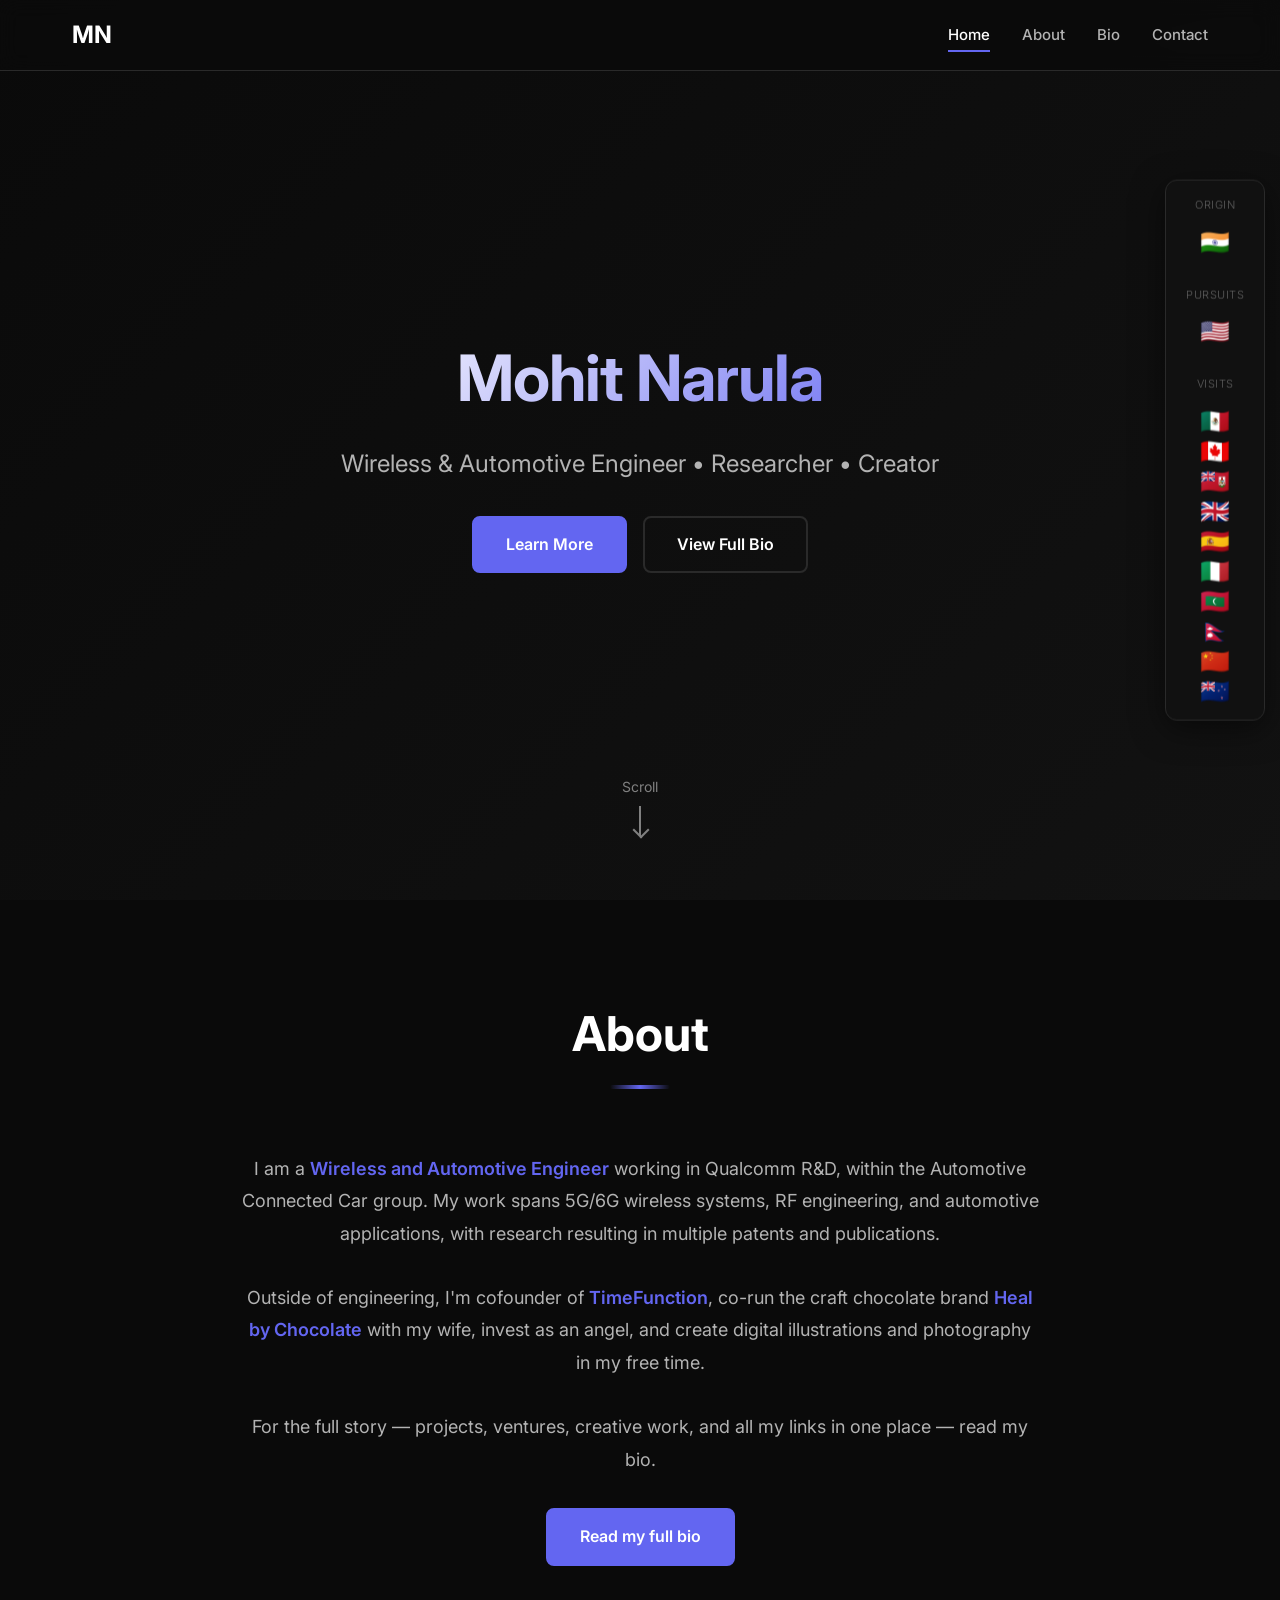
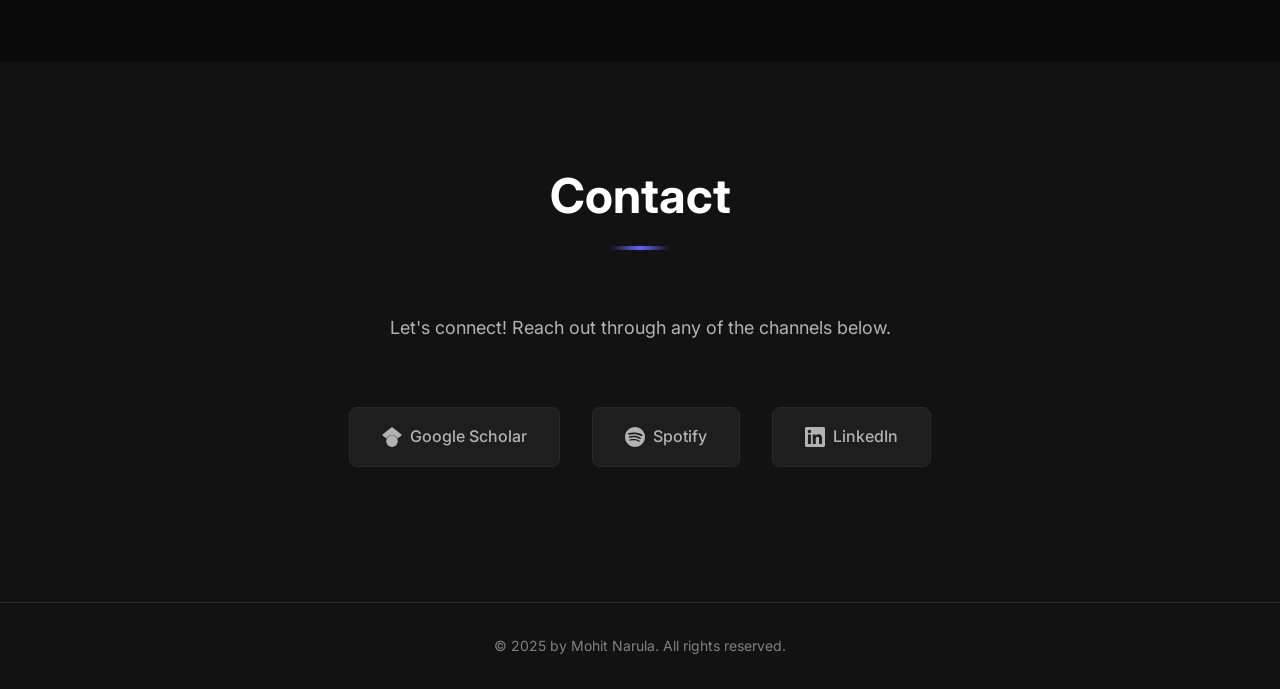
<file: index.html>
<!DOCTYPE html>
<html lang="en">
<head>
    <meta charset="UTF-8">
    <meta name="viewport" content="width=device-width, initial-scale=1.0">
    <meta name="description" content="Mohit Narula — Wireless & Automotive Engineer. Cofounder of TimeFunction (timefunction.com). Research, patents, and creative work.">
    <meta name="author" content="Mohit Narula">
    <title>Mohit Narula</title>
    <link rel="stylesheet" href="styles.css">
    <link rel="preconnect" href="https://fonts.googleapis.com">
    <link rel="preconnect" href="https://fonts.gstatic.com" crossorigin>
    <link href="https://fonts.googleapis.com/css2?family=Inter:wght@300;400;500;600;700&display=swap" rel="stylesheet">
</head>
<body>
    <!-- Navigation -->
    <nav class="navbar">
        <div class="nav-container">
            <div class="nav-logo">
                <a href="#home">MN</a>
            </div>
            <ul class="nav-menu">
                <li><a href="#home" class="nav-link active">Home</a></li>
                <li><a href="#about" class="nav-link">About</a></li>
                <li><a href="bio.html" class="nav-link">Bio</a></li>
                <li><a href="#contact" class="nav-link">Contact</a></li>
            </ul>
            <button class="mobile-menu-toggle" aria-label="Toggle menu">
                <span></span>
                <span></span>
                <span></span>
            </button>
        </div>
    </nav>

    <!-- Hero Section -->
    <section id="home" class="hero">
        <div class="hero-content">
            <h1 class="hero-title">Mohit Narula</h1>
            <p class="hero-subtitle">Wireless & Automotive Engineer • Researcher • Creator</p>
            <div class="hero-buttons">
                <a href="#about" class="btn btn-primary">Learn More</a>
                <a href="bio.html" class="btn btn-secondary">View Full Bio</a>
            </div>
        </div>
        <div class="scroll-indicator">
            <span>Scroll</span>
            <div class="scroll-arrow"></div>
        </div>
    </section>

    <!-- About Section -->
    <section id="about" class="section">
        <div class="container">
            <h2 class="section-title">About</h2>
            <div class="about-content">
            <div class="about-text">
                <p>
                    I am a <strong>Wireless and Automotive Engineer</strong> working in Qualcomm R&amp;D, within the
                    Automotive Connected Car group. My work spans 5G/6G wireless systems, RF engineering, and automotive
                    applications, with research resulting in multiple patents and publications.
                </p>
                <p>
                    Outside of engineering, I'm cofounder of <strong>TimeFunction</strong>, co-run the craft chocolate
                    brand <strong>Heal by Chocolate</strong> with my wife, invest as an angel, and create digital
                    illustrations and photography in my free time.
                </p>
                <p>
                    For the full story — projects, ventures, creative work, and all my links in one place — read my bio.
                </p>
            </div>
            <div class="hero-buttons">
                <a href="bio.html" class="btn btn-primary">Read my full bio</a>
            </div>
            </div>
        </div>
    </section>

    <!-- Contact Section -->
    <section id="contact" class="section section-alt">
        <div class="container">
            <h2 class="section-title">Contact</h2>
            <div class="contact-content">
                <p class="contact-description">
                    Let's connect! Reach out through any of the channels below.
                </p>
                <div class="social-links">
                    <a href="https://scholar.google.com/citations?user=XxkE6-EAAAAJ&hl=en" target="_blank" rel="noopener noreferrer" class="social-link scholar-link-main" aria-label="Google Scholar">
                        <svg viewBox="0 0 24 24" fill="currentColor">
                            <path d="M5.242 13.769L0 9.5 12 0l12 9.5-5.242 4.269C17.548 11.249 14.978 9.5 12 9.5c-2.977 0-5.548 1.748-6.758 4.269zM12 10a7 7 0 1 0 0 14 7 7 0 0 0 0-14z"/>
                        </svg>
                        <span>Google Scholar</span>
                    </a>
                    <a href="https://open.spotify.com" target="_blank" rel="noopener noreferrer" class="social-link" aria-label="Spotify">
                        <svg viewBox="0 0 24 24" fill="currentColor">
                            <path d="M12 0C5.4 0 0 5.4 0 12s5.4 12 12 12 12-5.4 12-12S18.66 0 12 0zm5.521 17.34c-.24.359-.66.48-1.021.24-2.82-1.74-6.36-2.101-10.561-1.141-.418.122-.84-.179-.84-.66 0-.359.24-.66.54-.779 4.56-1.021 8.52-.6 11.64 1.32.42.18.479.659.24 1.02zm1.44-3.3c-.301.42-.841.6-1.262.3-3.239-1.98-8.159-2.58-11.939-1.38-.479.12-1.02-.12-1.14-.6-.12-.48.12-1.021.6-1.141C9.6 9.9 15 10.561 18.72 12.84c.361.181.54.78.241 1.2zm.12-3.36C15.24 8.4 8.82 8.16 5.16 9.301c-.6.179-1.2-.181-1.38-.721-.18-.601.18-1.2.72-1.381 4.26-1.26 11.28-1.02 15.721 1.621.539.3.719 1.02.42 1.56-.299.421-1.02.599-1.559.3z"/>
                        </svg>
                        <span>Spotify</span>
                    </a>
                    <a href="https://www.linkedin.com/in/mohitnarula" target="_blank" rel="noopener noreferrer" class="social-link" aria-label="LinkedIn">
                        <svg viewBox="0 0 24 24" fill="currentColor">
                            <path d="M20.447 20.452h-3.554v-5.569c0-1.328-.027-3.037-1.852-3.037-1.853 0-2.136 1.445-2.136 2.939v5.667H9.351V9h3.414v1.561h.046c.477-.9 1.637-1.85 3.37-1.85 3.601 0 4.267 2.37 4.267 5.455v6.286zM5.337 7.433c-1.144 0-2.063-.926-2.063-2.065 0-1.138.92-2.063 2.063-2.063 1.14 0 2.064.925 2.064 2.063 0 1.139-.925 2.065-2.064 2.065zm1.782 13.019H3.555V9h3.564v11.452zM22.225 0H1.771C.792 0 0 .774 0 1.729v20.542C0 23.227.792 24 1.771 24h20.451C23.2 24 24 23.227 24 22.271V1.729C24 .774 23.2 0 22.222 0h.003z"/>
                        </svg>
                        <span>LinkedIn</span>
                    </a>
                </div>
            </div>
        </div>
    </section>

    <!-- Footer -->
    <footer class="footer">
        <div class="container">
            <p>&copy; 2025 by Mohit Narula. All rights reserved.</p>
        </div>
    </footer>

    <!-- Flags Sidebar -->
    <aside class="flags-sidebar">
        <div class="flags-section">
            <div class="flags-label">Origin</div>
            <div class="flags-group">
                <span class="flag-icon" title="India">🇮🇳</span>
            </div>
        </div>
        <div class="flags-section">
            <div class="flags-label">Pursuits</div>
            <div class="flags-group">
                <span class="flag-icon" title="United States">🇺🇸</span>
            </div>
        </div>
        <div class="flags-section">
            <div class="flags-label">Visits</div>
            <div class="flags-group">
                <span class="flag-icon" title="Mexico">🇲🇽</span>
                <span class="flag-icon" title="Canada">🇨🇦</span>
                <span class="flag-icon" title="Bermuda">🇧🇲</span>
                <span class="flag-icon" title="United Kingdom">🇬🇧</span>
                <span class="flag-icon" title="Spain">🇪🇸</span>
                <span class="flag-icon" title="Italy">🇮🇹</span>
                <span class="flag-icon" title="Maldives">🇲🇻</span>
                <span class="flag-icon" title="Nepal">🇳🇵</span>
                <span class="flag-icon" title="China">🇨🇳</span>
                <span class="flag-icon" title="New Zealand">🇳🇿</span>
            </div>
        </div>
    </aside>

    <script src="script.js"></script>
</body>
</html>
</file>
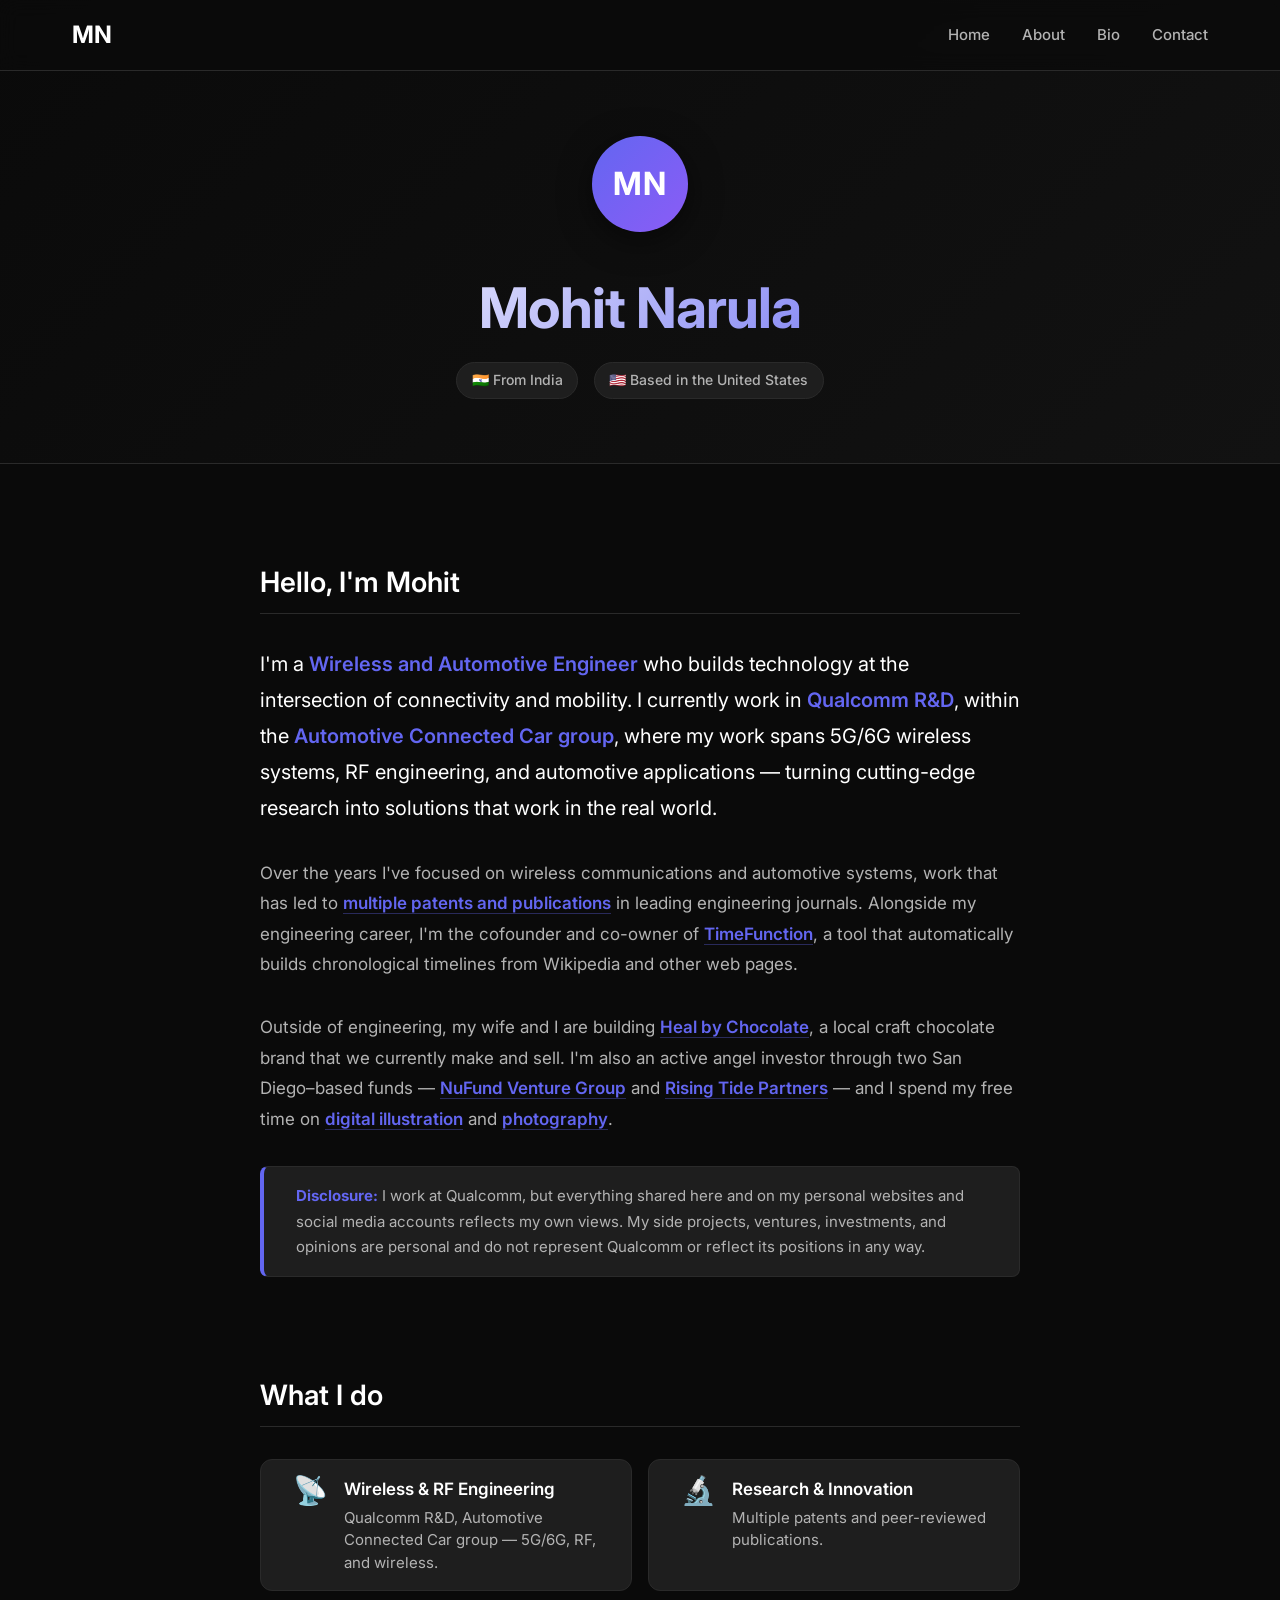
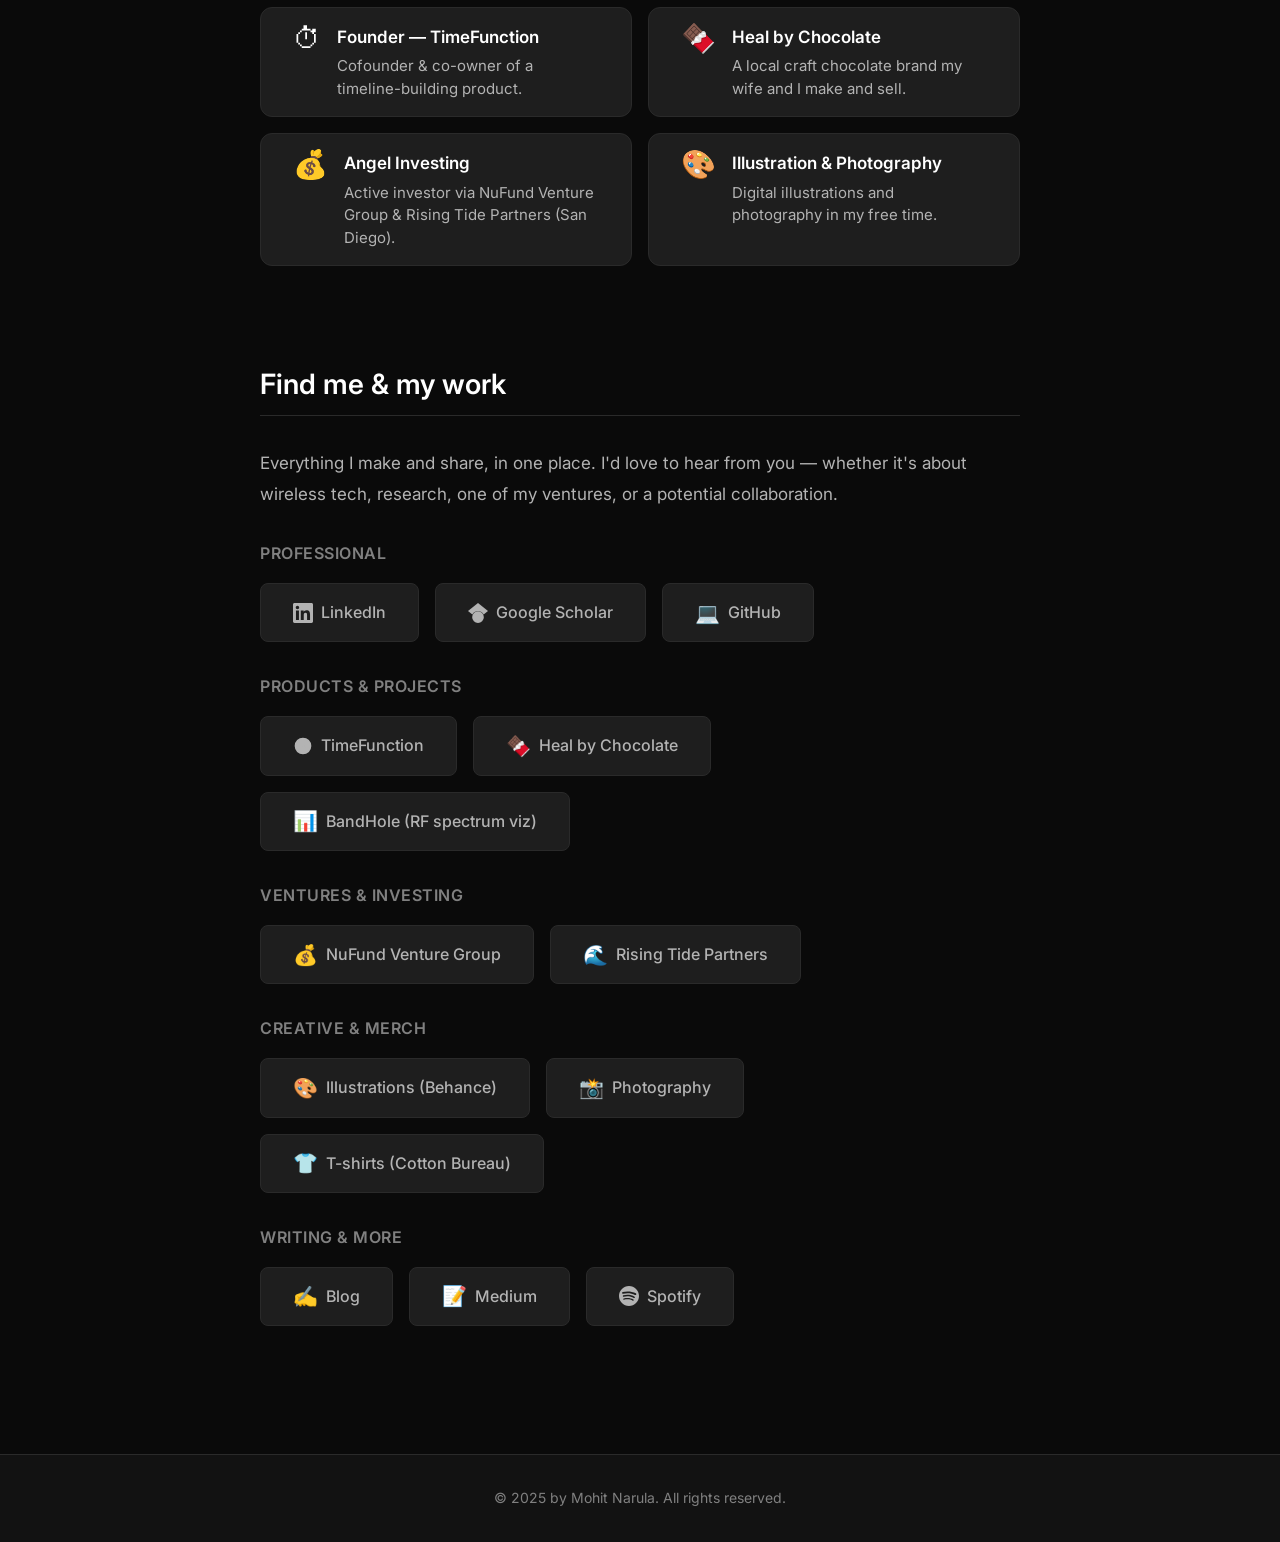
<file: bio.html>
<!DOCTYPE html>
<html lang="en">
<head>
    <meta charset="UTF-8">
    <meta name="viewport" content="width=device-width, initial-scale=1.0">
    <meta name="description" content="A quick introduction to Mohit Narula — Wireless & Automotive Engineer, researcher with multiple patents and publications, and cofounder of TimeFunction.">
    <meta name="author" content="Mohit Narula">
    <title>Mohit Narula — Quick Bio</title>

    <!-- Open Graph / social sharing (LinkedIn, Facebook, etc.) -->
    <meta property="og:type" content="profile">
    <meta property="og:title" content="Mohit Narula — Quick Bio">
    <meta property="og:description" content="Wireless & Automotive Engineer, researcher with multiple patents and publications, and cofounder of TimeFunction.">
    <meta property="og:url" content="https://mohitnarula.com/bio.html">
    <meta property="profile:first_name" content="Mohit">
    <meta property="profile:last_name" content="Narula">

    <!-- Twitter / X card -->
    <meta name="twitter:card" content="summary">
    <meta name="twitter:title" content="Mohit Narula — Quick Bio">
    <meta name="twitter:description" content="Wireless & Automotive Engineer, researcher with multiple patents and publications, and cofounder of TimeFunction.">

    <link rel="stylesheet" href="styles.css">
    <link rel="preconnect" href="https://fonts.googleapis.com">
    <link rel="preconnect" href="https://fonts.gstatic.com" crossorigin>
    <link href="https://fonts.googleapis.com/css2?family=Inter:wght@300;400;500;600;700&display=swap" rel="stylesheet">
</head>
<body>
    <!-- Navigation -->
    <nav class="navbar">
        <div class="nav-container">
            <div class="nav-logo">
                <a href="index.html">MN</a>
            </div>
            <ul class="nav-menu">
                <li><a href="index.html" class="nav-link">Home</a></li>
                <li><a href="index.html#about" class="nav-link">About</a></li>
                <li><a href="bio.html" class="nav-link active">Bio</a></li>
                <li><a href="index.html#contact" class="nav-link">Contact</a></li>
            </ul>
            <button class="mobile-menu-toggle" aria-label="Toggle menu">
                <span></span>
                <span></span>
                <span></span>
            </button>
        </div>
    </nav>

    <!-- Bio Hero -->
    <header class="bio-hero">
        <div class="bio-hero-inner">
            <div class="bio-avatar" aria-hidden="true">MN</div>
            <h1 class="bio-name">Mohit Narula</h1>
            <div class="bio-locations">
                <span class="bio-location">🇮🇳 From India</span>
                <span class="bio-location">🇺🇸 Based in the United States</span>
            </div>
        </div>
    </header>

    <!-- Bio Body -->
    <main class="section bio-section">
        <div class="bio-container">
            <!-- Intro -->
            <section class="bio-block">
                <h2 class="bio-heading">Hello, I'm Mohit</h2>
                <p class="bio-lead">
                    I'm a <strong>Wireless and Automotive Engineer</strong> who builds technology at the intersection
                    of connectivity and mobility. I currently work in
                    <strong>Qualcomm R&amp;D</strong>, within the
                    <strong>Automotive Connected Car group</strong>, where my work spans 5G/6G wireless systems,
                    RF engineering, and automotive applications — turning cutting-edge research into solutions that
                    work in the real world.
                </p>
                <p class="bio-text">
                    Over the years I've focused on wireless communications and automotive systems, work that has led to
                    <a href="https://scholar.google.com/citations?user=XxkE6-EAAAAJ&hl=en" target="_blank" rel="noopener noreferrer">multiple patents and publications</a>
                    in leading engineering journals.
                    Alongside my engineering career, I'm the cofounder and co-owner of
                    <a href="https://www.timefunction.com/" target="_blank" rel="noopener noreferrer">TimeFunction</a>,
                    a tool that automatically builds chronological timelines from Wikipedia and other web pages.
                </p>
                <p class="bio-text">
                    Outside of engineering, my wife and I are building
                    <a href="https://www.healbychocolate.com/" target="_blank" rel="noopener noreferrer">Heal by Chocolate</a>, a local
                    craft chocolate brand that we currently make and sell. I'm also an active angel investor
                    through two San Diego&ndash;based funds —
                    <a href="https://nufund.com/" target="_blank" rel="noopener noreferrer">NuFund Venture Group</a> and
                    <a href="https://risingtidepartners.co/" target="_blank" rel="noopener noreferrer">Rising Tide Partners</a> —
                    and I spend my free time on
                    <a href="https://www.behance.net/mohitnarula?locale=en_US" target="_blank" rel="noopener noreferrer">digital illustration</a>
                    and <a href="https://express.adobe.com/page/doS4WWP8v38uV/" target="_blank" rel="noopener noreferrer">photography</a>.
                </p>
                <div class="bio-disclosure">
                    <strong>Disclosure:</strong> I work at Qualcomm, but everything shared here and on my personal
                    websites and social media accounts reflects my own views. My side projects, ventures, investments,
                    and opinions are personal and do not represent Qualcomm or reflect its positions in any way.
                </div>
            </section>

            <!-- What I do -->
            <section class="bio-block">
                <h2 class="bio-heading">What I do</h2>
                <div class="bio-facts">
                    <div class="bio-fact">
                        <div class="bio-fact-icon">📡</div>
                        <div>
                            <h3>Wireless &amp; RF Engineering</h3>
                            <p>Qualcomm R&amp;D, Automotive Connected Car group — 5G/6G, RF, and wireless.</p>
                        </div>
                    </div>
                    <a href="https://scholar.google.com/citations?user=XxkE6-EAAAAJ&hl=en" target="_blank" rel="noopener noreferrer" class="bio-fact">
                        <div class="bio-fact-icon">🔬</div>
                        <div>
                            <h3>Research &amp; Innovation</h3>
                            <p>Multiple patents and peer-reviewed publications.</p>
                        </div>
                    </a>
                    <a href="https://www.timefunction.com/" target="_blank" rel="noopener noreferrer" class="bio-fact">
                        <div class="bio-fact-icon">⏱</div>
                        <div>
                            <h3>Founder — TimeFunction</h3>
                            <p>Cofounder &amp; co-owner of a timeline-building product.</p>
                        </div>
                    </a>
                    <a href="https://www.healbychocolate.com/" target="_blank" rel="noopener noreferrer" class="bio-fact">
                        <div class="bio-fact-icon">🍫</div>
                        <div>
                            <h3>Heal by Chocolate</h3>
                            <p>A local craft chocolate brand my wife and I make and sell.</p>
                        </div>
                    </a>
                    <a href="https://nufund.com/" target="_blank" rel="noopener noreferrer" class="bio-fact">
                        <div class="bio-fact-icon">💰</div>
                        <div>
                            <h3>Angel Investing</h3>
                            <p>Active investor via NuFund Venture Group &amp; Rising Tide Partners (San Diego).</p>
                        </div>
                    </a>
                    <a href="https://www.behance.net/mohitnarula?locale=en_US" target="_blank" rel="noopener noreferrer" class="bio-fact">
                        <div class="bio-fact-icon">🎨</div>
                        <div>
                            <h3>Illustration &amp; Photography</h3>
                            <p>Digital illustrations and photography in my free time.</p>
                        </div>
                    </a>
                </div>
            </section>

            <!-- Connect -->
            <section class="bio-block">
                <h2 class="bio-heading">Find me &amp; my work</h2>
                <p class="bio-text">
                    Everything I make and share, in one place. I'd love to hear from you — whether it's about
                    wireless tech, research, one of my ventures, or a potential collaboration.
                </p>

                <h3 class="bio-subheading">Professional</h3>
                <div class="bio-links">
                    <a href="https://www.linkedin.com/in/mohitnarula" target="_blank" rel="noopener noreferrer" class="social-link" aria-label="LinkedIn">
                        <svg viewBox="0 0 24 24" fill="currentColor">
                            <path d="M20.447 20.452h-3.554v-5.569c0-1.328-.027-3.037-1.852-3.037-1.853 0-2.136 1.445-2.136 2.939v5.667H9.351V9h3.414v1.561h.046c.477-.9 1.637-1.85 3.37-1.85 3.601 0 4.267 2.37 4.267 5.455v6.286zM5.337 7.433c-1.144 0-2.063-.926-2.063-2.065 0-1.138.92-2.063 2.063-2.063 1.14 0 2.064.925 2.064 2.063 0 1.139-.925 2.065-2.064 2.065zm1.782 13.019H3.555V9h3.564v11.452zM22.225 0H1.771C.792 0 0 .774 0 1.729v20.542C0 23.227.792 24 1.771 24h20.451C23.2 24 24 23.227 24 22.271V1.729C24 .774 23.2 0 22.222 0h.003z"/>
                        </svg>
                        <span>LinkedIn</span>
                    </a>
                    <a href="https://scholar.google.com/citations?user=XxkE6-EAAAAJ&hl=en" target="_blank" rel="noopener noreferrer" class="social-link scholar-link-main" aria-label="Google Scholar">
                        <svg viewBox="0 0 24 24" fill="currentColor">
                            <path d="M5.242 13.769L0 9.5 12 0l12 9.5-5.242 4.269C17.548 11.249 14.978 9.5 12 9.5c-2.977 0-5.548 1.748-6.758 4.269zM12 10a7 7 0 1 0 0 14 7 7 0 0 0 0-14z"/>
                        </svg>
                        <span>Google Scholar</span>
                    </a>
                    <a href="https://github.com/monarula" target="_blank" rel="noopener noreferrer" class="social-link" aria-label="GitHub">
                        <span class="social-link-emoji" aria-hidden="true">💻</span>
                        <span>GitHub</span>
                    </a>
                </div>

                <h3 class="bio-subheading">Products &amp; projects</h3>
                <div class="bio-links">
                    <a href="https://www.timefunction.com/" target="_blank" rel="noopener noreferrer" class="social-link" aria-label="TimeFunction">
                        <svg viewBox="0 0 24 24" fill="none" stroke="currentColor" stroke-width="2" stroke-linecap="round" stroke-linejoin="round">
                            <circle cx="12" cy="12" r="9"/>
                            <path d="M12 7v5l3 3"/>
                        </svg>
                        <span>TimeFunction</span>
                    </a>
                    <a href="https://www.healbychocolate.com/" target="_blank" rel="noopener noreferrer" class="social-link" aria-label="Heal by Chocolate">
                        <span class="social-link-emoji" aria-hidden="true">🍫</span>
                        <span>Heal by Chocolate</span>
                    </a>
                    <a href="https://monarula.github.io/bandhole/" target="_blank" rel="noopener noreferrer" class="social-link" aria-label="BandHole">
                        <span class="social-link-emoji" aria-hidden="true">📊</span>
                        <span>BandHole (RF spectrum viz)</span>
                    </a>
                </div>

                <h3 class="bio-subheading">Ventures &amp; investing</h3>
                <div class="bio-links">
                    <a href="https://nufund.com/" target="_blank" rel="noopener noreferrer" class="social-link" aria-label="NuFund Venture Group">
                        <span class="social-link-emoji" aria-hidden="true">💰</span>
                        <span>NuFund Venture Group</span>
                    </a>
                    <a href="https://risingtidepartners.co/" target="_blank" rel="noopener noreferrer" class="social-link" aria-label="Rising Tide Partners">
                        <span class="social-link-emoji" aria-hidden="true">🌊</span>
                        <span>Rising Tide Partners</span>
                    </a>
                </div>

                <h3 class="bio-subheading">Creative &amp; merch</h3>
                <div class="bio-links">
                    <a href="https://www.behance.net/mohitnarula?locale=en_US" target="_blank" rel="noopener noreferrer" class="social-link" aria-label="Behance illustrations">
                        <span class="social-link-emoji" aria-hidden="true">🎨</span>
                        <span>Illustrations (Behance)</span>
                    </a>
                    <a href="https://express.adobe.com/page/doS4WWP8v38uV/" target="_blank" rel="noopener noreferrer" class="social-link" aria-label="Photography portfolio">
                        <span class="social-link-emoji" aria-hidden="true">📸</span>
                        <span>Photography</span>
                    </a>
                    <a href="https://cottonbureau.com/people/mohit-narula" target="_blank" rel="noopener noreferrer" class="social-link" aria-label="Cotton Bureau merch">
                        <span class="social-link-emoji" aria-hidden="true">👕</span>
                        <span>T-shirts (Cotton Bureau)</span>
                    </a>
                </div>

                <h3 class="bio-subheading">Writing &amp; more</h3>
                <div class="bio-links">
                    <a href="https://mohitnarula.blogspot.com/" target="_blank" rel="noopener noreferrer" class="social-link" aria-label="Blog">
                        <span class="social-link-emoji" aria-hidden="true">✍️</span>
                        <span>Blog</span>
                    </a>
                    <a href="https://medium.com/@mohit.narula86" target="_blank" rel="noopener noreferrer" class="social-link" aria-label="Medium">
                        <span class="social-link-emoji" aria-hidden="true">📝</span>
                        <span>Medium</span>
                    </a>
                    <a href="https://open.spotify.com" target="_blank" rel="noopener noreferrer" class="social-link" aria-label="Spotify">
                        <svg viewBox="0 0 24 24" fill="currentColor">
                            <path d="M12 0C5.4 0 0 5.4 0 12s5.4 12 12 12 12-5.4 12-12S18.66 0 12 0zm5.521 17.34c-.24.359-.66.48-1.021.24-2.82-1.74-6.36-2.101-10.561-1.141-.418.122-.84-.179-.84-.66 0-.359.24-.66.54-.779 4.56-1.021 8.52-.6 11.64 1.32.42.18.479.659.24 1.02zm1.44-3.3c-.301.42-.841.6-1.262.3-3.239-1.98-8.159-2.58-11.939-1.38-.479.12-1.02-.12-1.14-.6-.12-.48.12-1.021.6-1.141C9.6 9.9 15 10.561 18.72 12.84c.361.181.54.78.241 1.2zm.12-3.36C15.24 8.4 8.82 8.16 5.16 9.301c-.6.179-1.2-.181-1.38-.721-.18-.601.18-1.2.72-1.381 4.26-1.26 11.28-1.02 15.721 1.621.539.3.719 1.02.42 1.56-.299.421-1.02.599-1.559.3z"/>
                        </svg>
                        <span>Spotify</span>
                    </a>
                </div>
            </section>
        </div>
    </main>

    <!-- Footer -->
    <footer class="footer">
        <div class="container">
            <p>&copy; 2025 by Mohit Narula. All rights reserved.</p>
        </div>
    </footer>

    <script src="script.js"></script>
</body>
</html>
</file>
<file: styles.css>
/* ============================================
   Dark Mode Professional Website Styles
   Author: Mohit Narula
   ============================================ */

:root {
    /* Dark Theme Colors */
    --bg-primary: #0a0a0a;
    --bg-secondary: #121212;
    --bg-tertiary: #1a1a1a;
    --bg-card: #1e1e1e;
    
    /* Text Colors */
    --text-primary: #ffffff;
    --text-secondary: #b3b3b3;
    --text-muted: #808080;
    
    /* Accent Colors */
    --accent-primary: #6366f1;
    --accent-secondary: #8b5cf6;
    --accent-hover: #818cf8;
    
    /* Border & Divider */
    --border-color: #2a2a2a;
    --divider: #333333;
    
    /* Shadows */
    --shadow-sm: 0 2px 8px rgba(0, 0, 0, 0.3);
    --shadow-md: 0 4px 16px rgba(0, 0, 0, 0.4);
    --shadow-lg: 0 8px 32px rgba(0, 0, 0, 0.5);
    
    /* Spacing */
    --spacing-xs: 0.5rem;
    --spacing-sm: 1rem;
    --spacing-md: 2rem;
    --spacing-lg: 4rem;
    --spacing-xl: 6rem;
    
    /* Transitions */
    --transition-fast: 0.2s ease;
    --transition-normal: 0.3s ease;
    --transition-slow: 0.5s ease;
}

/* ============================================
   Reset & Base Styles
   ============================================ */

* {
    margin: 0;
    padding: 0;
    box-sizing: border-box;
}

html {
    scroll-behavior: smooth;
}

body {
    font-family: 'Inter', -apple-system, BlinkMacSystemFont, 'Segoe UI', 'Roboto', 'Oxygen', 'Ubuntu', 'Cantarell', sans-serif;
    background-color: var(--bg-primary);
    color: var(--text-primary);
    line-height: 1.6;
    overflow-x: hidden;
    position: relative;
    -webkit-font-smoothing: antialiased;
    -moz-osx-font-smoothing: grayscale;
}

/* Touch-friendly tap targets */
a, button {
    -webkit-tap-highlight-color: rgba(99, 102, 241, 0.3);
    touch-action: manipulation;
}

/* ============================================
   Navigation
   ============================================ */

.navbar {
    position: fixed;
    top: 0;
    left: 0;
    right: 0;
    background: rgba(10, 10, 10, 0.8);
    backdrop-filter: blur(10px);
    -webkit-backdrop-filter: blur(10px);
    border-bottom: 1px solid var(--border-color);
    z-index: 1000;
    padding: var(--spacing-sm) 0;
}

.nav-container {
    max-width: 1200px;
    margin: 0 auto;
    padding: 0 var(--spacing-md);
    display: flex;
    justify-content: space-between;
    align-items: center;
}

.nav-logo a {
    font-size: 1.5rem;
    font-weight: 700;
    color: var(--text-primary);
    text-decoration: none;
    letter-spacing: -0.5px;
    transition: color var(--transition-fast);
}

.nav-logo a:hover {
    color: var(--accent-primary);
}

.nav-menu {
    display: flex;
    list-style: none;
    gap: var(--spacing-md);
    align-items: center;
}

.nav-link {
    color: var(--text-secondary);
    text-decoration: none;
    font-weight: 500;
    font-size: 0.9375rem;
    transition: color var(--transition-fast);
    position: relative;
    padding: var(--spacing-xs) 0;
}

.nav-link::after {
    content: '';
    position: absolute;
    bottom: 0;
    left: 0;
    width: 0;
    height: 2px;
    background: var(--accent-primary);
    transition: width var(--transition-normal);
}

.nav-link:hover,
.nav-link.active {
    color: var(--text-primary);
}

.nav-link:hover::after,
.nav-link.active::after {
    width: 100%;
}


.mobile-menu-toggle {
    display: none;
    flex-direction: column;
    gap: 4px;
    background: none;
    border: none;
    cursor: pointer;
    padding: var(--spacing-xs);
}

.mobile-menu-toggle span {
    width: 24px;
    height: 2px;
    background: var(--text-primary);
    transition: all var(--transition-fast);
}

/* ============================================
   Hero Section
   ============================================ */

.hero {
    min-height: 100vh;
    display: flex;
    flex-direction: column;
    justify-content: center;
    align-items: center;
    text-align: center;
    padding: var(--spacing-xl) var(--spacing-md);
    position: relative;
    background: linear-gradient(135deg, var(--bg-primary) 0%, var(--bg-secondary) 100%);
}

.hero-content {
    max-width: 800px;
    animation: fadeInUp 0.8s ease;
}


.hero-title {
    font-size: clamp(2.5rem, 5vw, 4rem);
    font-weight: 700;
    margin-bottom: var(--spacing-sm);
    background: linear-gradient(135deg, var(--text-primary) 0%, var(--accent-primary) 100%);
    -webkit-background-clip: text;
    -webkit-text-fill-color: transparent;
    background-clip: text;
    letter-spacing: -1px;
}

.hero-subtitle {
    font-size: clamp(1.125rem, 2vw, 1.5rem);
    color: var(--text-secondary);
    margin-bottom: var(--spacing-md);
    font-weight: 400;
}

.hero-tags {
    display: flex;
    gap: var(--spacing-xs);
    justify-content: center;
    flex-wrap: wrap;
    margin-bottom: var(--spacing-lg);
}

.tag {
    padding: 0.5rem 1rem;
    background: var(--bg-card);
    border: 1px solid var(--border-color);
    border-radius: 20px;
    font-size: 0.875rem;
    color: var(--text-secondary);
    font-weight: 500;
    transition: all var(--transition-fast);
}

.tag:hover {
    border-color: var(--accent-primary);
    color: var(--accent-primary);
    transform: translateY(-2px);
}

.hero-buttons {
    display: flex;
    gap: var(--spacing-sm);
    justify-content: center;
    flex-wrap: wrap;
}

.scroll-indicator {
    position: absolute;
    bottom: var(--spacing-lg);
    left: 50%;
    transform: translateX(-50%);
    display: flex;
    flex-direction: column;
    align-items: center;
    gap: var(--spacing-xs);
    color: var(--text-muted);
    font-size: 0.875rem;
    animation: bounce 2s infinite;
}

.scroll-arrow {
    width: 2px;
    height: 30px;
    background: var(--text-muted);
    position: relative;
}

.scroll-arrow::after {
    content: '';
    position: absolute;
    bottom: 0;
    left: -4px;
    width: 10px;
    height: 10px;
    border-right: 2px solid var(--text-muted);
    border-bottom: 2px solid var(--text-muted);
    transform: rotate(45deg);
}

/* ============================================
   Buttons
   ============================================ */

.btn {
    display: inline-block;
    padding: 0.875rem 2rem;
    border-radius: 8px;
    text-decoration: none;
    font-weight: 600;
    font-size: 1rem;
    transition: all var(--transition-normal);
    border: 2px solid transparent;
    cursor: pointer;
}

.btn-primary {
    background: var(--accent-primary);
    color: var(--text-primary);
    border-color: var(--accent-primary);
}

.btn-primary:hover {
    background: var(--accent-hover);
    border-color: var(--accent-hover);
    transform: translateY(-2px);
    box-shadow: var(--shadow-md);
}

.btn-secondary {
    background: transparent;
    color: var(--text-primary);
    border-color: var(--border-color);
}

.btn-secondary:hover {
    border-color: var(--accent-primary);
    color: var(--accent-primary);
    transform: translateY(-2px);
}

/* ============================================
   Sections
   ============================================ */

.section {
    padding: var(--spacing-xl) var(--spacing-md);
    min-height: 60vh;
}

.section-alt {
    background: var(--bg-secondary);
}

.container {
    max-width: 1200px;
    margin: 0 auto;
}

.section-title {
    font-size: clamp(2rem, 4vw, 3rem);
    font-weight: 700;
    margin-bottom: var(--spacing-lg);
    text-align: center;
    color: var(--text-primary);
    position: relative;
    padding-bottom: var(--spacing-sm);
}

.section-title::after {
    content: '';
    position: absolute;
    bottom: 0;
    left: 50%;
    transform: translateX(-50%);
    width: 60px;
    height: 4px;
    background: linear-gradient(90deg, transparent, var(--accent-primary), transparent);
    border-radius: 2px;
}

.section-subtitle {
    text-align: center;
    color: var(--text-secondary);
    font-size: 1rem;
    margin-bottom: var(--spacing-md);
    max-width: 700px;
    margin-left: auto;
    margin-right: auto;
}

/* ============================================
   About Section
   ============================================ */

.about-content {
    max-width: 800px;
    margin: 0 auto;
    text-align: center;
}

.about-text p {
    font-size: 1.125rem;
    color: var(--text-secondary);
    margin-bottom: var(--spacing-md);
    line-height: 1.8;
}

.about-text strong {
    color: var(--accent-primary);
    font-weight: 600;
}

/* Inline links in About — match accent, not default browser blue */
.about-text a {
    color: var(--accent-primary);
    font-weight: 600;
    text-decoration: none;
    border-bottom: 1px solid rgba(99, 102, 241, 0.35);
    transition: color var(--transition-fast), border-color var(--transition-fast);
}

.about-text a:hover {
    color: var(--accent-hover);
    border-bottom-color: var(--accent-hover);
}

.about-highlight {
    margin-top: var(--spacing-lg);
    padding: var(--spacing-md);
    background: var(--bg-card);
    border: 1px solid var(--border-color);
    border-left: 4px solid var(--accent-primary);
    border-radius: 8px;
}

.scholar-link {
    display: flex;
    align-items: center;
    gap: var(--spacing-md);
    padding: var(--spacing-md);
    background: var(--bg-tertiary);
    border-radius: 8px;
    text-decoration: none;
    color: var(--text-primary);
    transition: all var(--transition-normal);
}

.scholar-link:hover {
    background: var(--bg-card);
    transform: translateX(4px);
    box-shadow: var(--shadow-md);
}

.scholar-link svg {
    width: 32px;
    height: 32px;
    fill: var(--accent-primary);
    flex-shrink: 0;
}

/* Stroke-only icons (e.g. TimeFunction) — same accent as filled Scholar icon */
.scholar-link svg[fill="none"] {
    fill: none !important;
    stroke: var(--accent-primary);
    stroke-width: 2;
    stroke-linecap: round;
    stroke-linejoin: round;
}

.scholar-link div {
    flex: 1;
    display: flex;
    flex-direction: column;
    gap: 4px;
}

.scholar-link strong {
    font-size: 1.125rem;
    color: var(--text-primary);
    font-weight: 600;
}

.scholar-link span {
    font-size: 0.875rem;
    color: var(--text-secondary);
}

.scholar-link .external-icon {
    font-size: 1.25rem;
    color: var(--accent-primary);
    margin-left: auto;
}

.scholar-link-main {
    background: linear-gradient(135deg, rgba(99, 102, 241, 0.1) 0%, rgba(139, 92, 246, 0.1) 100%);
    border-color: var(--accent-primary);
}

.scholar-link-main:hover {
    background: linear-gradient(135deg, rgba(99, 102, 241, 0.2) 0%, rgba(139, 92, 246, 0.2) 100%);
}

/* ============================================
   Work & Play (Portfolio) Section
   ============================================ */

.portfolio-subsection {
    margin-bottom: var(--spacing-xl);
}

.portfolio-subsection:last-child {
    margin-bottom: 0;
}

.subsection-title {
    font-size: 1.75rem;
    font-weight: 600;
    color: var(--text-primary);
    margin-bottom: var(--spacing-lg);
    text-align: center;
    position: relative;
    padding-bottom: var(--spacing-sm);
}

.subsection-title::after {
    content: '';
    position: absolute;
    bottom: 0;
    left: 50%;
    transform: translateX(-50%);
    width: 40px;
    height: 2px;
    background: var(--accent-primary);
    border-radius: 1px;
}

.topics-container {
    display: flex;
    flex-direction: column;
    gap: var(--spacing-md);
}

.topic-category {
    background: var(--bg-card);
    border: 1px solid var(--border-color);
    border-radius: 12px;
    padding: var(--spacing-sm) var(--spacing-md);
    transition: all var(--transition-normal);
}

.topic-category:hover {
    border-color: var(--accent-primary);
    box-shadow: var(--shadow-md);
}

.topic-title {
    font-size: 1.125rem;
    font-weight: 600;
    color: var(--text-primary);
    margin-bottom: var(--spacing-sm);
    padding-bottom: var(--spacing-xs);
    border-bottom: 1px solid var(--border-color);
    display: flex;
    align-items: center;
    gap: var(--spacing-xs);
}

/* ============================================
   Projects Section
   ============================================ */

.projects-grid {
    display: grid;
    grid-template-columns: repeat(auto-fit, minmax(300px, 1fr));
    gap: var(--spacing-sm);
    margin-top: var(--spacing-sm);
}

.project-card {
    background: var(--bg-tertiary);
    border: 1px solid var(--border-color);
    border-radius: 8px;
    padding: var(--spacing-sm);
    transition: all var(--transition-normal);
    display: flex;
    flex-direction: column;
}

.project-card:hover {
    transform: translateY(-8px);
    box-shadow: var(--shadow-lg);
    border-color: var(--accent-primary);
}

.project-icon {
    font-size: 2rem;
    margin-bottom: var(--spacing-xs);
}

.project-title {
    font-size: 1.25rem;
    font-weight: 600;
    margin-bottom: var(--spacing-xs);
    color: var(--text-primary);
}

.project-description {
    color: var(--text-secondary);
    margin-bottom: var(--spacing-sm);
    line-height: 1.5;
    flex-grow: 1;
    font-size: 0.9375rem;
}

.project-link {
    color: var(--accent-primary);
    text-decoration: none;
    font-weight: 600;
    display: inline-flex;
    align-items: center;
    gap: var(--spacing-xs);
    transition: all var(--transition-fast);
}

.project-link:hover {
    gap: var(--spacing-sm);
    color: var(--accent-hover);
}

.project-link span {
    transition: transform var(--transition-fast);
}

.project-link:hover span {
    transform: translateX(4px);
}

/* ============================================
   Hobbies Section
   ============================================ */

.hobbies-grid {
    display: grid;
    grid-template-columns: repeat(auto-fit, minmax(200px, 1fr));
    gap: var(--spacing-sm);
    margin-top: var(--spacing-sm);
}

.hobby-card {
    background: var(--bg-tertiary);
    border: 1px solid var(--border-color);
    border-radius: 8px;
    padding: var(--spacing-sm);
    text-decoration: none;
    color: var(--text-primary);
    transition: all var(--transition-normal);
    display: flex;
    flex-direction: column;
    align-items: center;
    text-align: center;
    position: relative;
    overflow: hidden;
}

.hobby-card::before {
    content: '';
    position: absolute;
    top: 0;
    left: 0;
    right: 0;
    height: 4px;
    background: linear-gradient(90deg, var(--accent-primary), var(--accent-secondary));
    transform: scaleX(0);
    transition: transform var(--transition-normal);
}

.hobby-card:hover::before {
    transform: scaleX(1);
}

.hobby-card:hover {
    transform: translateY(-8px);
    box-shadow: var(--shadow-lg);
    border-color: var(--accent-primary);
}

.hobby-icon {
    font-size: 2rem;
    margin-bottom: var(--spacing-xs);
    filter: grayscale(0.3);
    transition: transform var(--transition-normal);
}

.hobby-card:hover .hobby-icon {
    transform: scale(1.1) rotate(5deg);
    filter: grayscale(0);
}

.hobby-title {
    font-size: 1rem;
    font-weight: 600;
    margin-bottom: 2px;
    color: var(--text-primary);
}

.hobby-description {
    color: var(--text-secondary);
    font-size: 0.8125rem;
    margin-bottom: var(--spacing-xs);
    line-height: 1.4;
}

.hobby-link {
    color: var(--accent-primary);
    font-weight: 600;
    font-size: 0.875rem;
    margin-top: auto;
    transition: all var(--transition-fast);
}

.hobby-card:hover .hobby-link {
    color: var(--accent-hover);
    transform: translateX(4px);
}


/* ============================================
   Content Links (Writing & Content)
   ============================================ */

.content-links {
    display: flex;
    flex-direction: column;
    gap: var(--spacing-sm);
}

.content-link {
    display: flex;
    flex-direction: column;
    padding: var(--spacing-sm) var(--spacing-md);
    background: var(--bg-tertiary);
    border: 1px solid var(--border-color);
    border-radius: 8px;
    text-decoration: none;
    color: var(--text-primary);
    transition: all var(--transition-normal);
    gap: 4px;
}

.content-link:hover {
    background: var(--bg-card);
    border-color: var(--accent-primary);
    transform: translateX(4px);
    box-shadow: var(--shadow-sm);
}

.content-link-title {
    font-size: 1rem;
    font-weight: 600;
    color: var(--text-primary);
}

.content-link-desc {
    font-size: 0.875rem;
    color: var(--text-secondary);
    font-weight: 400;
}

.content-link:hover .content-link-title {
    color: var(--accent-primary);
}

/* ============================================
   Contact Section
   ============================================ */

.contact-content {
    text-align: center;
    max-width: 800px;
    margin: 0 auto;
}

.contact-description {
    font-size: 1.125rem;
    color: var(--text-secondary);
    margin-bottom: var(--spacing-lg);
}

.social-links {
    display: flex;
    justify-content: center;
    gap: var(--spacing-md);
    flex-wrap: wrap;
}

.social-link {
    display: flex;
    align-items: center;
    gap: var(--spacing-xs);
    padding: var(--spacing-sm) var(--spacing-md);
    background: var(--bg-card);
    border: 1px solid var(--border-color);
    border-radius: 8px;
    color: var(--text-secondary);
    text-decoration: none;
    transition: all var(--transition-normal);
    font-weight: 500;
}

.social-link svg {
    width: 20px;
    height: 20px;
    fill: currentColor;
}

.social-link:hover {
    color: var(--text-primary);
    border-color: var(--accent-primary);
    background: var(--bg-tertiary);
    transform: translateY(-4px);
    box-shadow: var(--shadow-md);
}

/* ============================================
   Footer
   ============================================ */

.footer {
    background: var(--bg-secondary);
    border-top: 1px solid var(--border-color);
    padding: var(--spacing-md);
    text-align: center;
}

.footer p {
    color: var(--text-muted);
    font-size: 0.875rem;
}

/* ============================================
   Bio Page
   ============================================ */

.bio-hero {
    padding: calc(var(--spacing-xl) + 40px) var(--spacing-md) var(--spacing-lg);
    text-align: center;
    background: linear-gradient(135deg, var(--bg-primary) 0%, var(--bg-secondary) 100%);
    border-bottom: 1px solid var(--border-color);
}

.bio-hero-inner {
    max-width: 720px;
    margin: 0 auto;
    animation: fadeInUp 0.8s ease;
}

.bio-avatar {
    width: 96px;
    height: 96px;
    margin: 0 auto var(--spacing-md);
    display: flex;
    align-items: center;
    justify-content: center;
    border-radius: 50%;
    font-size: 2rem;
    font-weight: 700;
    letter-spacing: 1px;
    color: var(--text-primary);
    background: linear-gradient(135deg, var(--accent-primary) 0%, var(--accent-secondary) 100%);
    box-shadow: var(--shadow-lg);
}

.bio-name {
    font-size: clamp(2.25rem, 5vw, 3.5rem);
    font-weight: 700;
    letter-spacing: -1px;
    margin-bottom: var(--spacing-xs);
    background: linear-gradient(135deg, var(--text-primary) 0%, var(--accent-primary) 100%);
    -webkit-background-clip: text;
    -webkit-text-fill-color: transparent;
    background-clip: text;
}

.bio-tagline {
    font-size: clamp(1rem, 2vw, 1.25rem);
    color: var(--text-secondary);
    margin-bottom: var(--spacing-md);
}

.bio-locations {
    display: flex;
    gap: var(--spacing-sm);
    justify-content: center;
    flex-wrap: wrap;
}

.bio-location {
    padding: 0.4rem 0.9rem;
    background: var(--bg-card);
    border: 1px solid var(--border-color);
    border-radius: 20px;
    font-size: 0.875rem;
    color: var(--text-secondary);
    font-weight: 500;
}

.bio-section {
    min-height: auto;
}

.bio-container {
    max-width: 760px;
    margin: 0 auto;
}

.bio-block {
    margin-bottom: var(--spacing-xl);
}

.bio-block:last-child {
    margin-bottom: 0;
}

.bio-heading {
    font-size: 1.75rem;
    font-weight: 600;
    color: var(--text-primary);
    margin-bottom: var(--spacing-md);
    padding-bottom: var(--spacing-xs);
    border-bottom: 1px solid var(--border-color);
}

.bio-lead {
    font-size: 1.25rem;
    color: var(--text-primary);
    line-height: 1.8;
    margin-bottom: var(--spacing-md);
}

.bio-text {
    font-size: 1.0625rem;
    color: var(--text-secondary);
    line-height: 1.8;
    margin-bottom: var(--spacing-md);
}

.bio-lead strong,
.bio-text strong {
    color: var(--accent-primary);
    font-weight: 600;
}

/* Inline links inside bio paragraphs — accent color, subtle underline */
.bio-lead a,
.bio-text a {
    color: var(--accent-primary);
    font-weight: 600;
    text-decoration: none;
    border-bottom: 1px solid rgba(99, 102, 241, 0.35);
    transition: color var(--transition-fast), border-color var(--transition-fast);
}

.bio-lead a:hover,
.bio-text a:hover {
    color: var(--accent-hover);
    border-bottom-color: var(--accent-hover);
}

/* Make the whole fact card clickable */
a.bio-fact {
    text-decoration: none;
    color: inherit;
}

a.bio-fact:hover h3 {
    color: var(--accent-primary);
}

.bio-facts {
    display: grid;
    grid-template-columns: repeat(auto-fit, minmax(300px, 1fr));
    gap: var(--spacing-sm);
}

.bio-fact {
    display: flex;
    gap: var(--spacing-sm);
    align-items: flex-start;
    padding: var(--spacing-sm) var(--spacing-md);
    background: var(--bg-card);
    border: 1px solid var(--border-color);
    border-radius: 12px;
    transition: all var(--transition-normal);
}

.bio-fact:hover {
    border-color: var(--accent-primary);
    transform: translateY(-4px);
    box-shadow: var(--shadow-md);
}

.bio-fact-icon {
    font-size: 1.75rem;
    line-height: 1;
    flex-shrink: 0;
}

.bio-fact h3 {
    font-size: 1.0625rem;
    font-weight: 600;
    color: var(--text-primary);
    margin-bottom: 4px;
}

.bio-fact p {
    font-size: 0.9375rem;
    color: var(--text-secondary);
    line-height: 1.5;
}

.bio-subheading {
    font-size: 1rem;
    font-weight: 600;
    color: var(--text-muted);
    text-transform: uppercase;
    letter-spacing: 0.5px;
    margin-bottom: var(--spacing-sm);
}

.bio-links {
    display: flex;
    gap: var(--spacing-sm);
    flex-wrap: wrap;
    margin-bottom: var(--spacing-md);
}

.social-link-emoji {
    font-size: 1.25rem;
    line-height: 1;
}

.bio-disclosure {
    margin-top: var(--spacing-md);
    padding: var(--spacing-sm) var(--spacing-md);
    background: var(--bg-card);
    border: 1px solid var(--border-color);
    border-left: 4px solid var(--accent-primary);
    border-radius: 8px;
    color: var(--text-secondary);
    font-size: 0.9375rem;
    line-height: 1.7;
}

.bio-disclosure strong {
    color: var(--accent-primary);
}

.bio-cta {
    display: flex;
    gap: var(--spacing-sm);
    flex-wrap: wrap;
}

@media (max-width: 768px) {
    .bio-hero {
        padding: calc(var(--spacing-lg) + 60px) var(--spacing-sm) var(--spacing-lg);
    }

    .bio-facts {
        grid-template-columns: 1fr;
    }

    .bio-lead {
        font-size: 1.125rem;
    }

    .bio-links,
    .bio-cta {
        flex-direction: column;
    }

    .bio-links .social-link,
    .bio-cta .btn {
        justify-content: center;
        text-align: center;
        min-height: 48px;
    }
}

/* ============================================
   Animations
   ============================================ */

@keyframes fadeInUp {
    from {
        opacity: 0;
        transform: translateY(30px);
    }
    to {
        opacity: 1;
        transform: translateY(0);
    }
}

@keyframes bounce {
    0%, 100% {
        transform: translateX(-50%) translateY(0);
    }
    50% {
        transform: translateX(-50%) translateY(10px);
    }
}

/* ============================================
   Flags Sidebar
   ============================================ */

.flags-sidebar {
    position: fixed;
    right: 15px;
    top: 50%;
    transform: translateY(-50%);
    z-index: 100;
    background: rgba(18, 18, 18, 0.85);
    backdrop-filter: blur(10px);
    border: 1px solid var(--border-color);
    border-radius: 12px;
    padding: var(--spacing-sm) var(--spacing-xs);
    display: flex;
    flex-direction: column;
    gap: var(--spacing-md);
    min-width: 100px;
    max-width: 110px;
    box-shadow: var(--shadow-lg);
}

.flags-section {
    display: flex;
    flex-direction: column;
    gap: var(--spacing-xs);
}

.flags-label {
    font-size: 0.6875rem;
    color: var(--text-muted);
    font-weight: 300;
    text-transform: uppercase;
    letter-spacing: 0.5px;
    margin-bottom: var(--spacing-xs);
    text-align: center;
    opacity: 0.7;
}

.flags-group {
    display: flex;
    flex-direction: column;
    gap: 6px;
    align-items: center;
}

.flag-icon {
    font-size: 1.5rem;
    line-height: 1;
    cursor: default;
    transition: transform var(--transition-fast);
    display: inline-block;
    filter: grayscale(0.1);
}

.flag-icon:hover {
    transform: scale(1.2);
    filter: grayscale(0);
}

/* ============================================
   Responsive Design
   ============================================ */

@media (max-width: 768px) {
    /* Navigation */
    .nav-container {
        padding: 0 var(--spacing-sm);
    }

    .nav-logo a {
        font-size: 1.25rem;
    }

    .nav-menu {
        position: fixed;
        top: 60px;
        left: -100%;
        flex-direction: column;
        background: rgba(18, 18, 18, 0.98);
        backdrop-filter: blur(20px);
        width: 100%;
        text-align: center;
        transition: left var(--transition-normal);
        padding: var(--spacing-md) 0;
        border-bottom: 1px solid var(--border-color);
        box-shadow: var(--shadow-lg);
        gap: 0;
    }

    .nav-menu li {
        width: 100%;
        padding: var(--spacing-sm) 0;
        border-bottom: 1px solid var(--border-color);
    }

    .nav-menu li:last-child {
        border-bottom: none;
    }

    .nav-link {
        display: block;
        padding: var(--spacing-sm);
        font-size: 1rem;
    }

    .nav-menu.active {
        left: 0;
    }

    .flags-sidebar {
        display: none;
    }

    .mobile-menu-toggle {
        display: flex;
    }

    .mobile-menu-toggle.active span:nth-child(1) {
        transform: rotate(45deg) translate(5px, 5px);
    }

    .mobile-menu-toggle.active span:nth-child(2) {
        opacity: 0;
    }

    .mobile-menu-toggle.active span:nth-child(3) {
        transform: rotate(-45deg) translate(7px, -6px);
    }

    /* Hero Section */
    .hero {
        padding: calc(var(--spacing-xl) + 60px) var(--spacing-sm) var(--spacing-lg);
        min-height: auto;
    }

    .hero-title {
        font-size: 2.5rem;
        margin-bottom: var(--spacing-sm);
    }

    .hero-subtitle {
        font-size: 1.125rem;
        margin-bottom: var(--spacing-md);
    }

    .hero-buttons {
        flex-direction: column;
        width: 100%;
        gap: var(--spacing-sm);
    }

    .btn {
        width: 100%;
        text-align: center;
        padding: 1rem 2rem;
        font-size: 1rem;
        min-height: 48px; /* Touch-friendly size */
    }

    .scroll-indicator {
        display: none; /* Hide scroll arrow on mobile screens */
    }

    /* Sections */
    .section {
        padding: var(--spacing-lg) var(--spacing-sm);
        min-height: auto;
    }

    .section-title {
        font-size: 2rem;
        margin-bottom: var(--spacing-md);
    }

    .section-subtitle {
        font-size: 1rem;
        margin-bottom: var(--spacing-md);
    }

    /* About Section */
    .about-text p {
        font-size: 1rem;
        margin-bottom: var(--spacing-sm);
    }

    .scholar-link {
        flex-direction: column;
        text-align: center;
        gap: var(--spacing-sm);
    }

    .scholar-link svg {
        width: 40px;
        height: 40px;
    }

    .scholar-link .external-icon {
        margin-left: 0;
        margin-top: var(--spacing-xs);
    }

    /* Projects & Hobbies Grids */
    .projects-grid,
    .hobbies-grid {
        grid-template-columns: 1fr;
        gap: var(--spacing-sm);
        margin-top: var(--spacing-md);
    }

    .project-card,
    .hobby-card {
        padding: var(--spacing-sm);
    }

    .project-icon,
    .hobby-icon {
        font-size: 2.5rem;
    }

    .project-title,
    .hobby-title {
        font-size: 1.125rem;
    }

    .project-description,
    .hobby-description {
        font-size: 0.9375rem;
    }

    /* Topic Categories */
    .topic-category {
        padding: var(--spacing-sm);
    }

    .topic-title {
        font-size: 1.125rem;
        margin-bottom: var(--spacing-sm);
    }

    .subsection-title {
        font-size: 1.5rem;
        margin-bottom: var(--spacing-md);
    }

    /* Content Links */
    .content-links {
        gap: var(--spacing-xs);
    }

    .content-link {
        padding: var(--spacing-sm);
        min-height: 48px; /* Touch-friendly */
    }

    .content-link-title {
        font-size: 0.9375rem;
    }

    .content-link-desc {
        font-size: 0.8125rem;
    }

    /* Contact Section */
    .contact-description {
        font-size: 1rem;
        margin-bottom: var(--spacing-md);
    }

    .social-links {
        flex-direction: column;
        align-items: stretch;
        gap: var(--spacing-sm);
    }

    .social-link {
        justify-content: center;
        padding: var(--spacing-sm) var(--spacing-md);
        min-height: 48px; /* Touch-friendly */
    }

    /* Footer */
    .footer {
        padding: var(--spacing-sm);
    }

    .footer p {
        font-size: 0.8125rem;
    }
}

@media (max-width: 480px) {
    /* Extra small screens */
    .hero {
        padding: calc(var(--spacing-lg) + 60px) var(--spacing-xs) var(--spacing-md);
    }

    .hero-title {
        font-size: 2rem;
    }

    .hero-subtitle {
        font-size: 1rem;
    }

    .section {
        padding: var(--spacing-md) var(--spacing-xs);
    }

    .section-title {
        font-size: 1.75rem;
    }

    .nav-container {
        padding: 0 var(--spacing-xs);
    }

    .nav-logo a {
        font-size: 1.125rem;
    }

    .btn {
        padding: 0.875rem 1.5rem;
        font-size: 0.9375rem;
    }

    .project-card,
    .hobby-card {
        padding: var(--spacing-xs);
    }

    .topic-category {
        padding: var(--spacing-xs);
    }
}

/* Landscape orientation adjustments for mobile */
@media (max-width: 768px) and (orientation: landscape) {
    .hero {
        min-height: auto;
        padding: calc(var(--spacing-md) + 60px) var(--spacing-sm) var(--spacing-md);
    }

    .hero-title {
        font-size: 2rem;
    }

    .section {
        padding: var(--spacing-md) var(--spacing-sm);
    }
}
</file>
